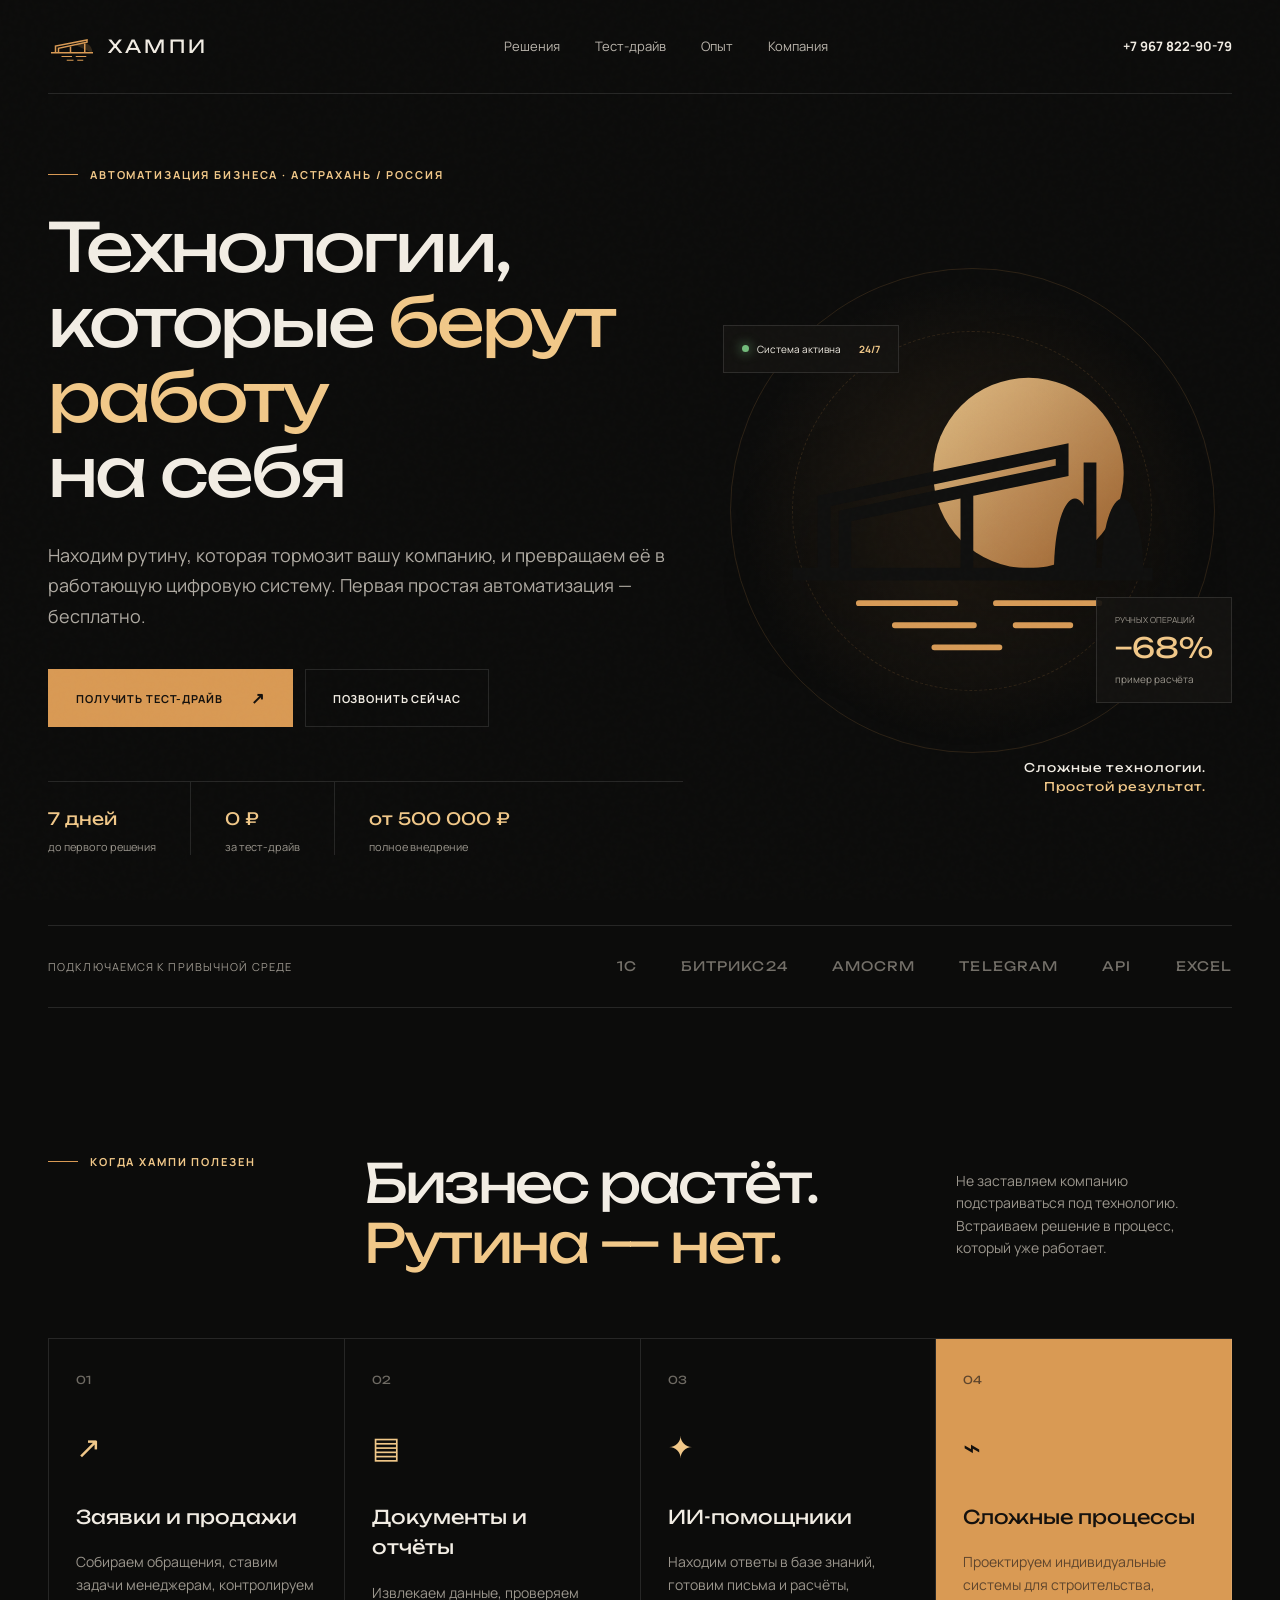
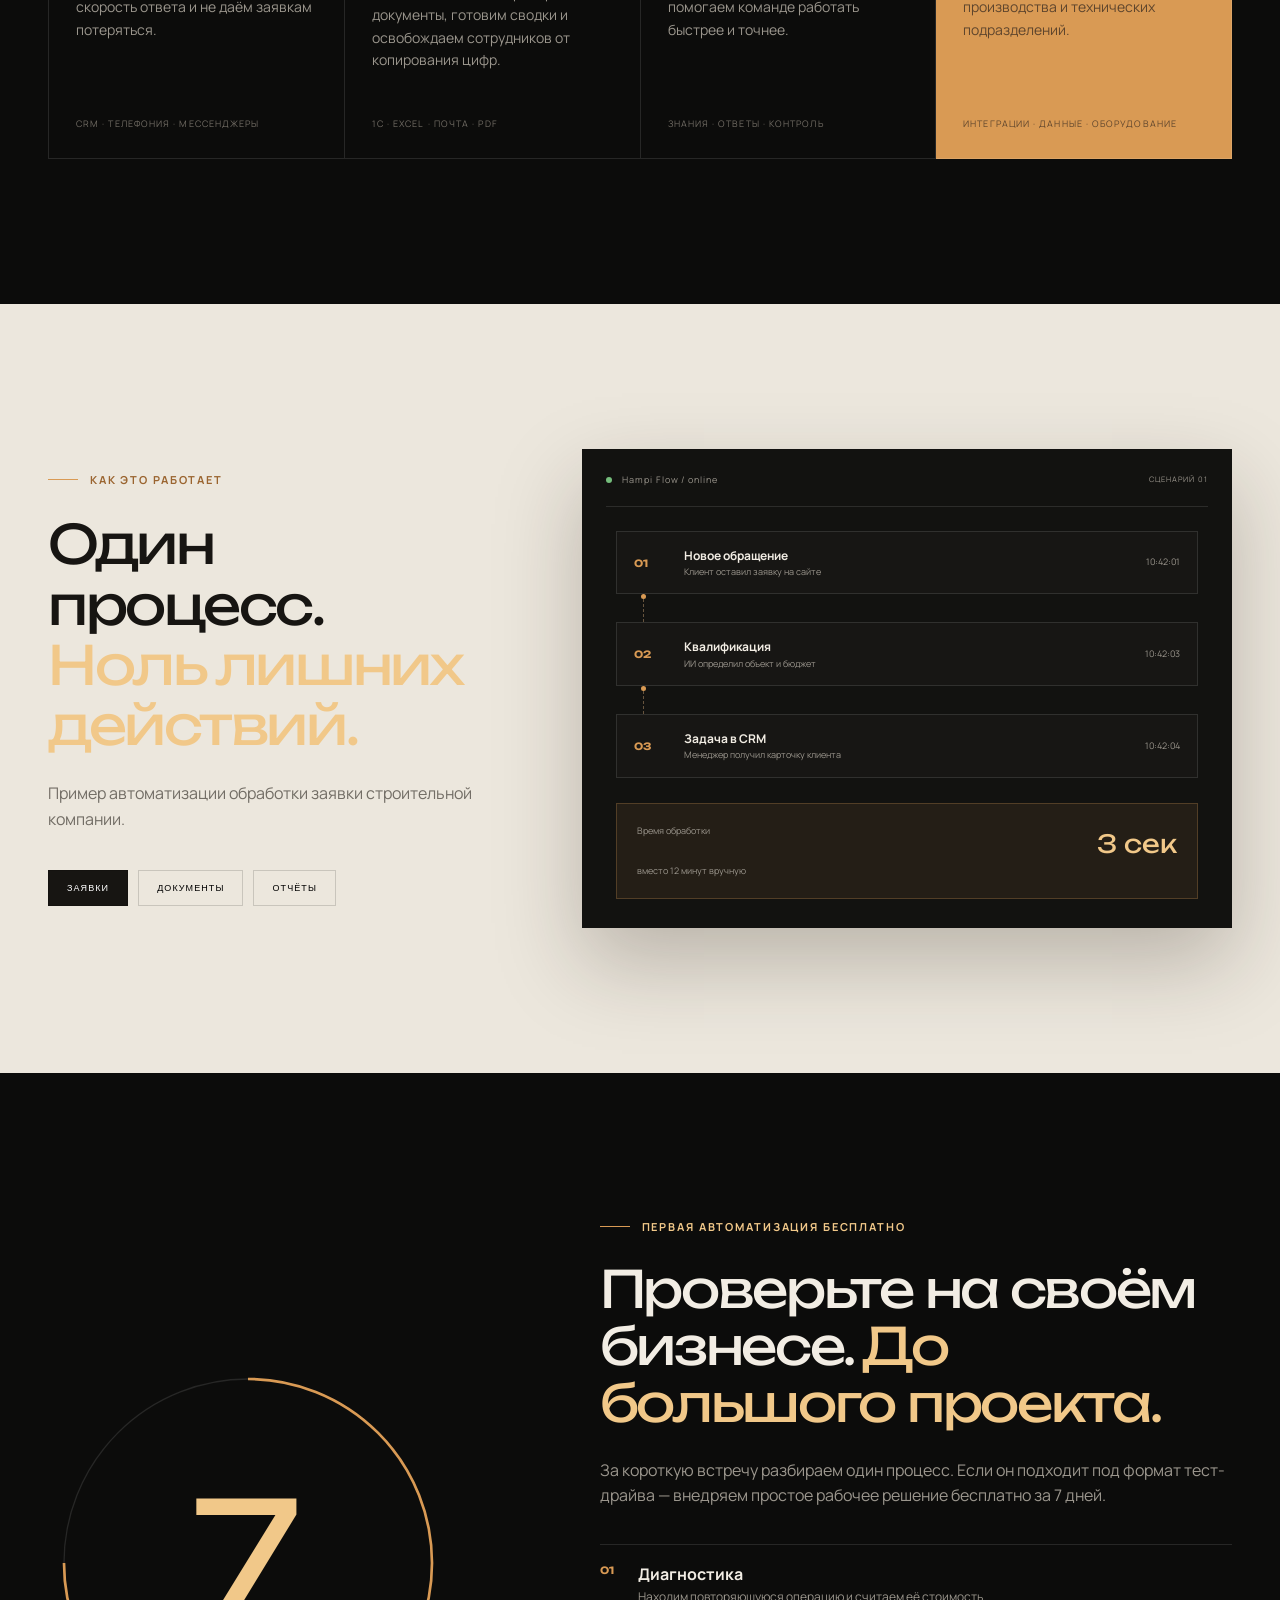
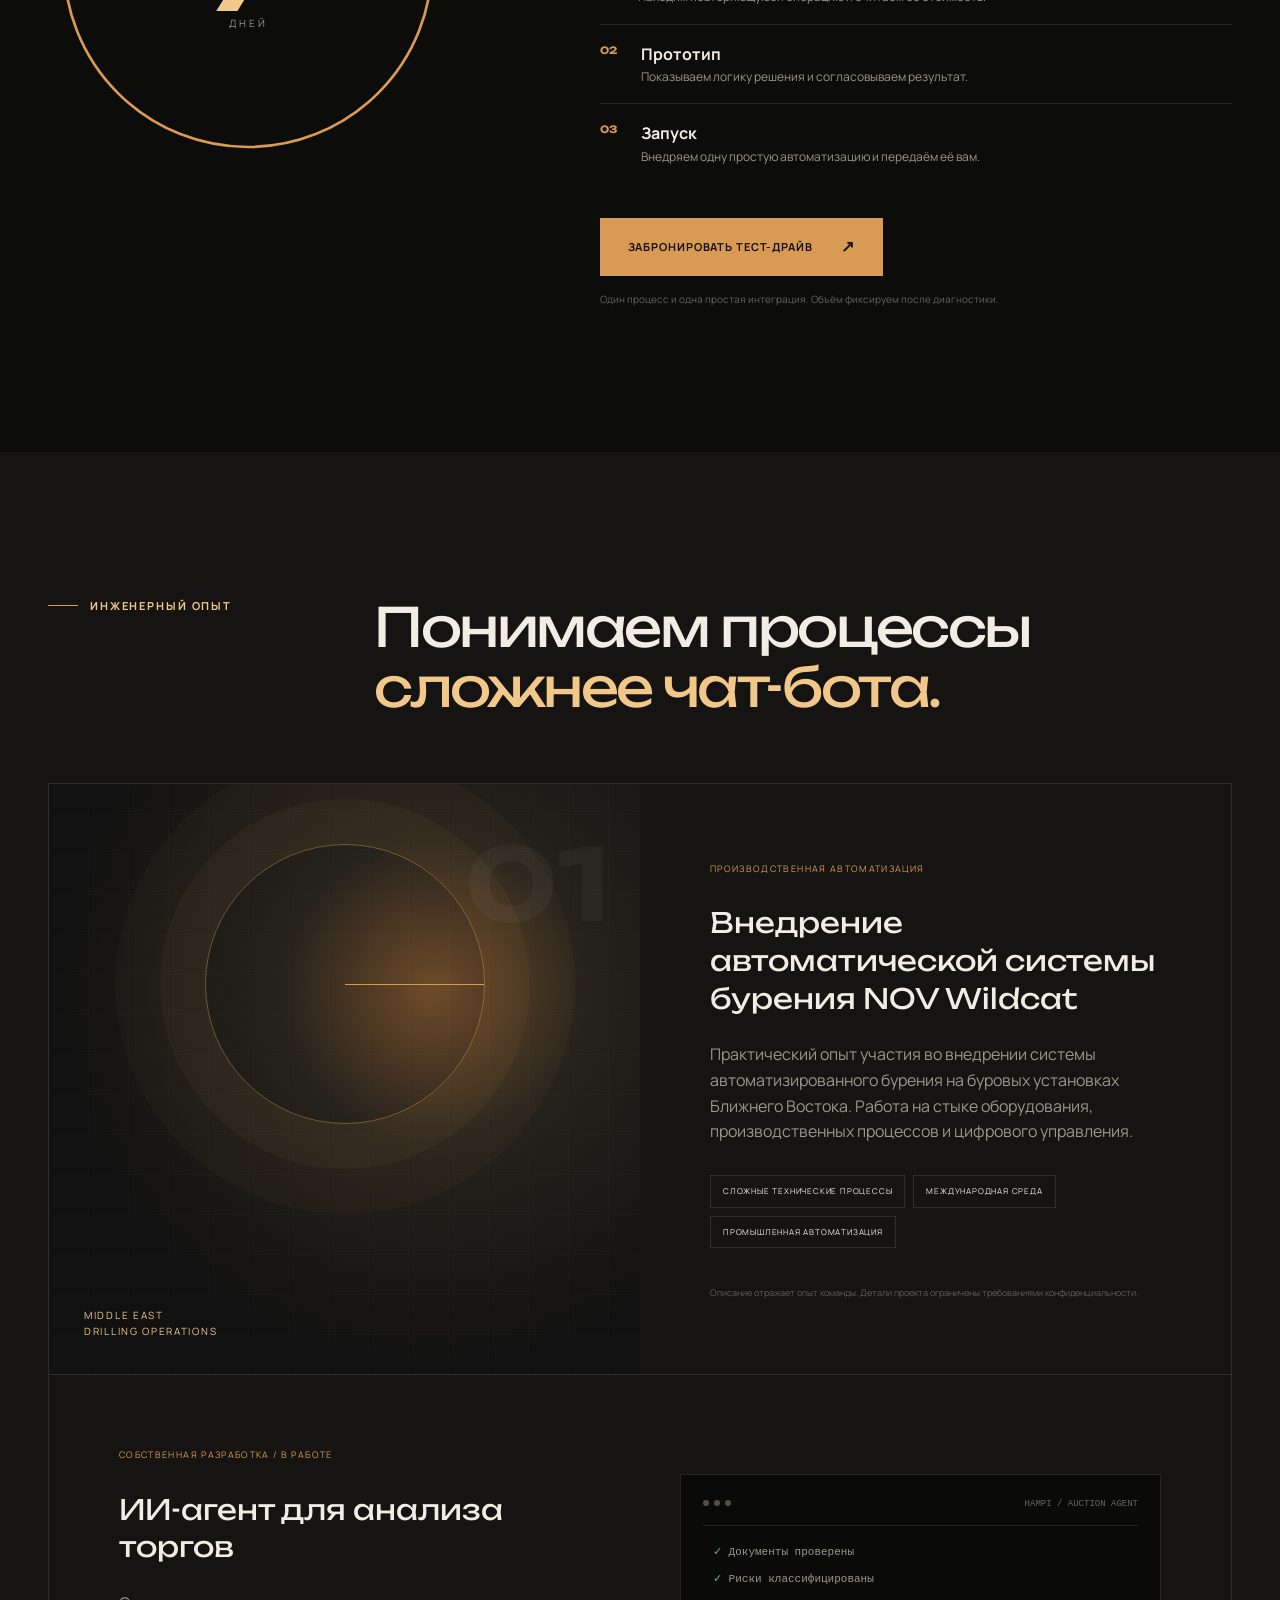
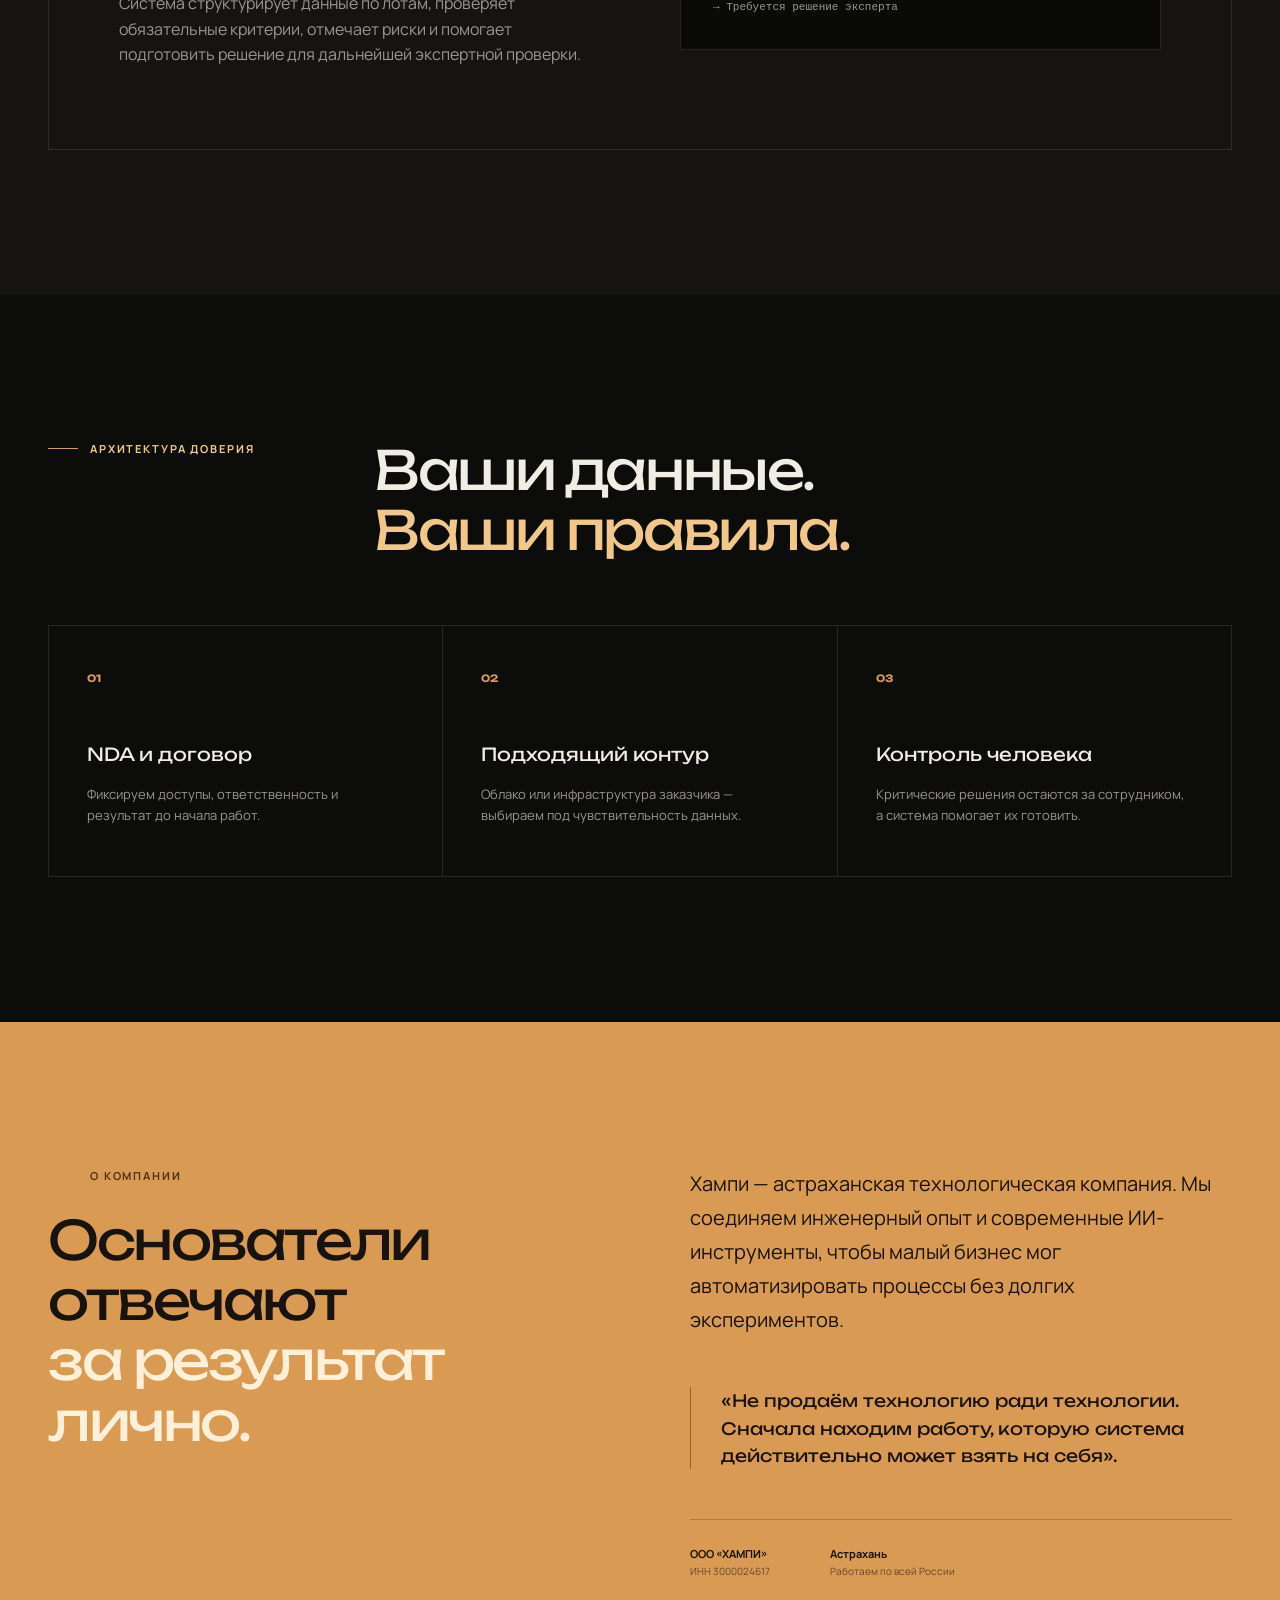
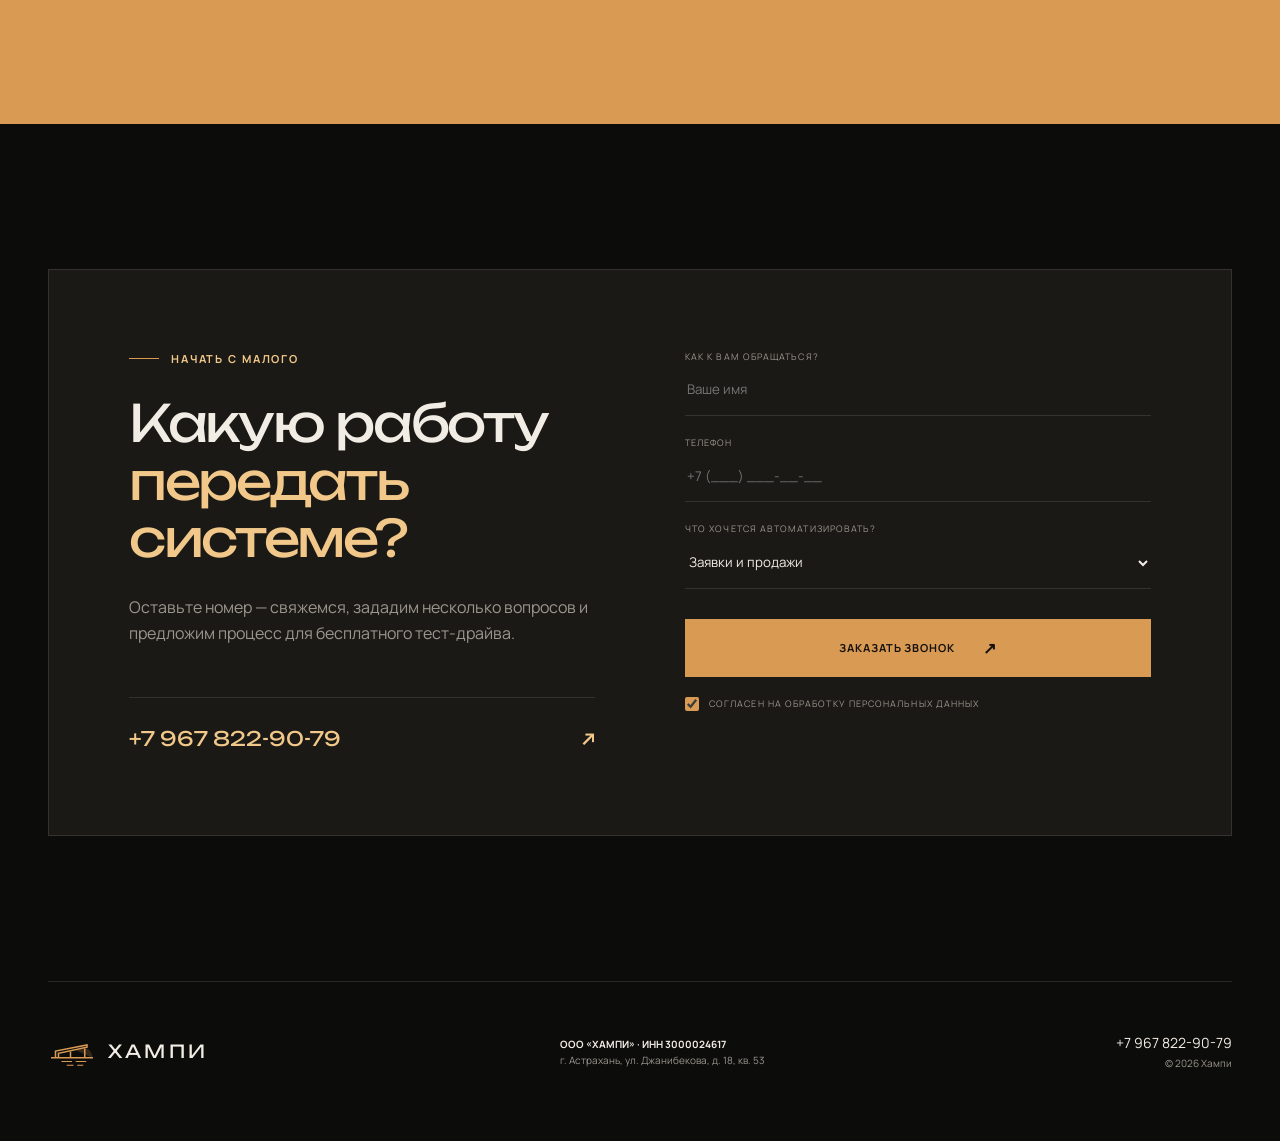
<file: index.html>
<!doctype html>
<html lang="ru">
<head>
  <meta charset="UTF-8" />
  <meta name="viewport" content="width=device-width, initial-scale=1.0" />
  <meta name="description" content="Хампи автоматизирует рутинные процессы малого бизнеса. Первая автоматизация бесплатно за 7 дней." />
  <meta name="theme-color" content="#0c0c0b" />
  <meta property="og:title" content="Хампи — технологии, которые берут работу на себя" />
  <meta property="og:description" content="Первая автоматизация вашего бизнеса бесплатно за 7 дней." />
  <meta property="og:type" content="website" />
  <title>Хампи — технологии, которые берут работу на себя</title>
  <link rel="preconnect" href="https://fonts.googleapis.com">
  <link rel="preconnect" href="https://fonts.gstatic.com" crossorigin>
  <link href="https://fonts.googleapis.com/css2?family=Manrope:wght@400;500;600;700&family=Unbounded:wght@400;500;600&display=swap" rel="stylesheet">
  <link rel="stylesheet" href="styles.css" />
</head>
<body>
  <div class="noise"></div>
  <header class="nav shell">
    <a class="brand" href="#top" aria-label="Хампи — на главную">
      <svg class="brand-mark" viewBox="0 0 64 42" aria-hidden="true">
        <path d="M4 29h56M10 29V20l42-8v3L14 23v6m16 0V19m19 10V17" />
        <path class="sun" d="M37 19a13 13 0 0 1 22 10" />
        <path class="water" d="M18 34h14m5 0h14M25 39h9m5 0h8" />
      </svg>
      <span>ХАМПИ</span>
    </a>
    <nav aria-label="Основная навигация">
      <a href="#solutions">Решения</a>
      <a href="#testdrive">Тест-драйв</a>
      <a href="#experience">Опыт</a>
      <a href="#company">Компания</a>
    </nav>
    <a class="phone" href="tel:+79678229079">+7 967 822-90-79</a>
    <button class="menu" aria-label="Открыть меню"><span></span><span></span></button>
  </header>

  <main id="top">
    <section class="hero shell">
      <div class="hero-copy reveal">
        <p class="eyebrow"><span></span> Автоматизация бизнеса · Астрахань / Россия</p>
        <h1>Технологии,<br>которые <em>берут работу</em><br>на себя</h1>
        <p class="lead">Находим рутину, которая тормозит вашу компанию, и превращаем её в работающую цифровую систему. Первая простая автоматизация — бесплатно.</p>
        <div class="hero-actions">
          <a class="btn primary" href="#request">Получить тест-драйв <span>↗</span></a>
          <a class="btn ghost" href="tel:+79678229079">Позвонить сейчас</a>
        </div>
        <div class="hero-facts">
          <div><strong>7 дней</strong><span>до первого решения</span></div>
          <div><strong>0 ₽</strong><span>за тест-драйв</span></div>
          <div><strong>от 500 000 ₽</strong><span>полное внедрение</span></div>
        </div>
      </div>

      <div class="hero-visual reveal delay">
        <div class="orbital">
          <div class="halo h1"></div><div class="halo h2"></div>
          <svg class="rig" viewBox="0 0 380 300" aria-label="Цифровой знак Хампи">
            <defs><linearGradient id="gold" x1="0" y1="0" x2="1" y2="1"><stop stop-color="#f6cf91"/><stop offset="1" stop-color="#a9672f"/></linearGradient></defs>
            <circle cx="238" cy="118" r="82" fill="url(#gold)" opacity=".9"/>
            <path d="M35 205h310M62 205v-63l205-43v17L80 155v50m105 0v-75m106 75v-96" fill="none" stroke="#10100f" stroke-width="11" stroke-linejoin="miter"/>
            <path d="M260 205c0-42 9-65 18-65s18 23 18 65M301 205c0-42 9-65 18-65s18 23 18 65" fill="#10100f"/>
            <path d="M92 230h83m35 0h89M123 249h68m36 0h47M157 268h56" fill="none" stroke="#d79b57" stroke-width="5" stroke-linecap="round"/>
          </svg>
          <div class="status-card card-a"><i></i><span>Система активна</span><b>24/7</b></div>
          <div class="status-card card-b"><small>РУЧНЫХ ОПЕРАЦИЙ</small><b>−68%</b><span>пример расчёта</span></div>
        </div>
        <p class="visual-note">Сложные технологии.<br><span>Простой результат.</span></p>
      </div>
    </section>

    <section class="trust shell reveal">
      <span>Подключаемся к привычной среде</span>
      <div class="trust-list"><b>1С</b><b>Битрикс24</b><b>amoCRM</b><b>Telegram</b><b>API</b><b>Excel</b></div>
    </section>

    <section class="problem shell section" id="solutions">
      <div class="section-head reveal">
        <p class="eyebrow"><span></span> Когда Хампи полезен</p>
        <h2>Бизнес растёт.<br><em>Рутина — нет.</em></h2>
        <p>Не заставляем компанию подстраиваться под технологию. Встраиваем решение в процесс, который уже работает.</p>
      </div>
      <div class="problem-grid">
        <article class="problem-card reveal"><span>01</span><div class="icon">↗</div><h3>Заявки и продажи</h3><p>Собираем обращения, ставим задачи менеджерам, контролируем скорость ответа и не даём заявкам потеряться.</p><small>CRM · телефония · мессенджеры</small></article>
        <article class="problem-card reveal"><span>02</span><div class="icon">▤</div><h3>Документы и отчёты</h3><p>Извлекаем данные, проверяем документы, готовим сводки и освобождаем сотрудников от копирования цифр.</p><small>1С · Excel · почта · PDF</small></article>
        <article class="problem-card reveal"><span>03</span><div class="icon">✦</div><h3>ИИ-помощники</h3><p>Находим ответы в базе знаний, готовим письма и расчёты, помогаем команде работать быстрее и точнее.</p><small>знания · ответы · контроль</small></article>
        <article class="problem-card featured reveal"><span>04</span><div class="icon">⌁</div><h3>Сложные процессы</h3><p>Проектируем индивидуальные системы для строительства, производства и технических подразделений.</p><small>интеграции · данные · оборудование</small></article>
      </div>
    </section>

    <section class="demo section" id="demo">
      <div class="shell demo-layout">
        <div class="section-head reveal">
          <p class="eyebrow"><span></span> Как это работает</p>
          <h2>Один процесс.<br><em>Ноль лишних действий.</em></h2>
          <p>Пример автоматизации обработки заявки строительной компании.</p>
          <div class="demo-tabs" role="tablist">
            <button class="active" data-flow="sales">Заявки</button>
            <button data-flow="docs">Документы</button>
            <button data-flow="reports">Отчёты</button>
          </div>
        </div>
        <div class="flow-panel reveal">
          <div class="flow-top"><span><i></i> Hampi Flow / online</span><small>СЦЕНАРИЙ 01</small></div>
          <div class="flow" id="flow">
            <div class="flow-item active"><b>01</b><div><strong>Новое обращение</strong><span>Клиент оставил заявку на сайте</span></div><time>10:42:01</time></div>
            <div class="connector"><i></i></div>
            <div class="flow-item"><b>02</b><div><strong>Квалификация</strong><span>ИИ определил объект и бюджет</span></div><time>10:42:03</time></div>
            <div class="connector"><i></i></div>
            <div class="flow-item"><b>03</b><div><strong>Задача в CRM</strong><span>Менеджер получил карточку клиента</span></div><time>10:42:04</time></div>
            <div class="flow-result"><span>Время обработки</span><strong>3 сек</strong><small>вместо 12 минут вручную</small></div>
          </div>
        </div>
      </div>
    </section>

    <section class="testdrive shell section" id="testdrive">
      <div class="test-visual reveal">
        <div class="seven">7</div><span>дней</span>
        <svg viewBox="0 0 300 300"><circle cx="150" cy="150" r="138"/><circle class="progress" cx="150" cy="150" r="138"/></svg>
      </div>
      <div class="test-copy reveal">
        <p class="eyebrow"><span></span> Первая автоматизация бесплатно</p>
        <h2>Проверьте на своём бизнесе. <em>До большого проекта.</em></h2>
        <p>За короткую встречу разбираем один процесс. Если он подходит под формат тест-драйва — внедряем простое рабочее решение бесплатно за 7 дней.</p>
        <ol>
          <li><b>01</b><div><strong>Диагностика</strong><span>Находим повторяющуюся операцию и считаем её стоимость.</span></div></li>
          <li><b>02</b><div><strong>Прототип</strong><span>Показываем логику решения и согласовываем результат.</span></div></li>
          <li><b>03</b><div><strong>Запуск</strong><span>Внедряем одну простую автоматизацию и передаём её вам.</span></div></li>
        </ol>
        <a class="btn primary" href="#request">Забронировать тест-драйв <span>↗</span></a>
        <small class="fine">Один процесс и одна простая интеграция. Объём фиксируем после диагностики.</small>
      </div>
    </section>

    <section class="experience section" id="experience">
      <div class="shell">
        <div class="section-head reveal">
          <p class="eyebrow"><span></span> Инженерный опыт</p>
          <h2>Понимаем процессы<br><em>сложнее чат-бота.</em></h2>
        </div>
        <article class="case reveal">
          <div class="case-image"><div class="radar"></div><span>Middle East<br>Drilling Operations</span><b>01</b></div>
          <div class="case-copy">
            <span class="case-label">ПРОИЗВОДСТВЕННАЯ АВТОМАТИЗАЦИЯ</span>
            <h3>Внедрение автоматической системы бурения NOV Wildcat</h3>
            <p>Практический опыт участия во внедрении системы автоматизированного бурения на буровых установках Ближнего Востока. Работа на стыке оборудования, производственных процессов и цифрового управления.</p>
            <div class="case-points"><span>Сложные технические процессы</span><span>Международная среда</span><span>Промышленная автоматизация</span></div>
            <small>Описание отражает опыт команды. Детали проекта ограничены требованиями конфиденциальности.</small>
          </div>
        </article>
        <article class="product reveal">
          <div><span class="case-label">СОБСТВЕННАЯ РАЗРАБОТКА / В РАБОТЕ</span><h3>ИИ-агент для анализа торгов</h3><p>Система структурирует данные по лотам, проверяет обязательные критерии, отмечает риски и помогает подготовить решение для дальнейшей экспертной проверки.</p></div>
          <div class="terminal"><div><i></i><i></i><i></i><span>HAMPI / AUCTION AGENT</span></div><p><span>✓</span> Документы проверены</p><p><span>✓</span> Риски классифицированы</p><p class="pending"><span>→</span> Требуется решение эксперта</p></div>
        </article>
      </div>
    </section>

    <section class="security shell section">
      <div class="section-head reveal"><p class="eyebrow"><span></span> Архитектура доверия</p><h2>Ваши данные.<br><em>Ваши правила.</em></h2></div>
      <div class="security-grid reveal">
        <div><b>01</b><h3>NDA и договор</h3><p>Фиксируем доступы, ответственность и результат до начала работ.</p></div>
        <div><b>02</b><h3>Подходящий контур</h3><p>Облако или инфраструктура заказчика — выбираем под чувствительность данных.</p></div>
        <div><b>03</b><h3>Контроль человека</h3><p>Критические решения остаются за сотрудником, а система помогает их готовить.</p></div>
      </div>
    </section>

    <section class="company section" id="company">
      <div class="shell company-layout">
        <div class="section-head reveal"><p class="eyebrow"><span></span> О компании</p><h2>Основатели отвечают<br><em>за результат лично.</em></h2></div>
        <div class="company-copy reveal">
          <p>Хампи — астраханская технологическая компания. Мы соединяем инженерный опыт и современные ИИ-инструменты, чтобы малый бизнес мог автоматизировать процессы без долгих экспериментов.</p>
          <blockquote>«Не продаём технологию ради технологии. Сначала находим работу, которую система действительно может взять на себя».</blockquote>
          <div class="company-meta"><div><strong>ООО «ХАМПИ»</strong><span>ИНН 3000024617</span></div><div><strong>Астрахань</strong><span>Работаем по всей России</span></div></div>
        </div>
      </div>
    </section>

    <section class="request shell section" id="request">
      <div class="request-card">
        <div class="request-copy reveal">
          <p class="eyebrow"><span></span> Начать с малого</p>
          <h2>Какую работу<br><em>передать системе?</em></h2>
          <p>Оставьте номер — свяжемся, зададим несколько вопросов и предложим процесс для бесплатного тест-драйва.</p>
          <a class="big-phone" href="tel:+79678229079">+7 967 822-90-79 <span>↗</span></a>
        </div>
        <form class="request-form reveal" id="leadForm">
          <input name="website" type="text" tabindex="-1" autocomplete="off" aria-hidden="true" style="position:absolute;left:-9999px">
          <label>Как к вам обращаться?<input required name="name" placeholder="Ваше имя"></label>
          <label>Телефон<input required name="phone" type="tel" placeholder="+7 (___) ___-__-__"></label>
          <label>Что хочется автоматизировать?<select name="task"><option>Заявки и продажи</option><option>Документы и отчёты</option><option>Процесс в строительстве</option><option>Другое / пока не знаю</option></select></label>
          <button class="btn primary" type="submit">Заказать звонок <span>↗</span></button>
          <label class="consent"><input required type="checkbox" checked><span>Согласен на обработку персональных данных</span></label>
          <div class="form-success" aria-live="polite"><b>Заявка отправлена</b><span>Мы получили её в Telegram и скоро позвоним.</span></div>
        </form>
      </div>
    </section>
  </main>

  <footer class="footer shell">
    <a class="brand" href="#top"><svg class="brand-mark" viewBox="0 0 64 42"><path d="M4 29h56M10 29V20l42-8v3L14 23v6m16 0V19m19 10V17"/><path class="sun" d="M37 19a13 13 0 0 1 22 10"/><path class="water" d="M18 34h14m5 0h14M25 39h9m5 0h8"/></svg><span>ХАМПИ</span></a>
    <div class="legal"><b>ООО «ХАМПИ» · ИНН 3000024617</b><span>г. Астрахань, ул. Джанибекова, д. 18, кв. 53</span></div>
    <div class="footer-contact"><a href="tel:+79678229079">+7 967 822-90-79</a><span>© 2026 Хампи</span></div>
  </footer>
  <a class="mobile-call" href="tel:+79678229079"><span>Позвонить</span><b>+7 967 822-90-79</b></a>
  <script src="script.js"></script>
</body>
</html>
</file>
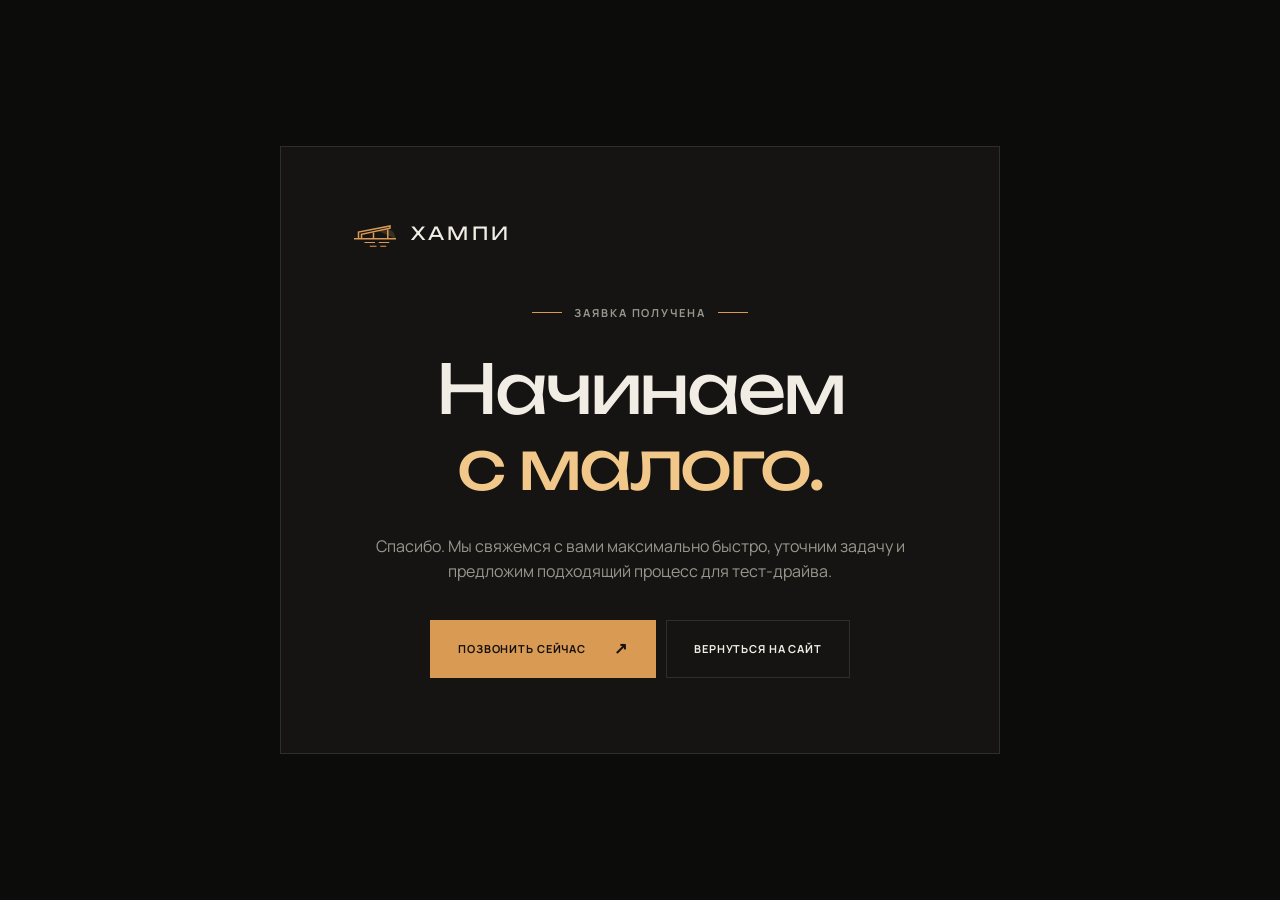
<file: thank-you.html>
<!doctype html><html lang="ru"><head><meta charset="UTF-8"><meta name="viewport" content="width=device-width,initial-scale=1"><meta name="theme-color" content="#0c0c0b"><title>Заявка принята — Хампи</title><link rel="preconnect" href="https://fonts.googleapis.com"><link rel="preconnect" href="https://fonts.gstatic.com" crossorigin><link href="https://fonts.googleapis.com/css2?family=Manrope:wght@400;600;700&family=Unbounded:wght@400;500&display=swap" rel="stylesheet"><link rel="stylesheet" href="styles.css"></head><body><main class="thanks"><div class="thanks-card"><a class="brand" href="/"><svg class="brand-mark" viewBox="0 0 64 42"><path d="M4 29h56M10 29V20l42-8v3L14 23v6m16 0V19m19 10V17"/><path class="sun" d="M37 19a13 13 0 0 1 22 10"/><path class="water" d="M18 34h14m5 0h14M25 39h9m5 0h8"/></svg><span>ХАМПИ</span></a><p class="eyebrow" style="justify-content:center;margin-top:55px"><span></span> Заявка получена <span></span></p><h1>Начинаем<br><em>с малого.</em></h1><p>Спасибо. Мы свяжемся с вами максимально быстро, уточним задачу и предложим подходящий процесс для тест-драйва.</p><a class="btn primary" href="tel:+79678229079">Позвонить сейчас <span>↗</span></a><a class="btn ghost" href="/">Вернуться на сайт</a></div></main></body></html>
</file>
<file: styles.css>
:root{--bg:#0c0c0b;--panel:#151412;--panel2:#1b1916;--ink:#f2ede4;--muted:#9b968d;--gold:#d99a54;--light:#f1c889;--line:rgba(255,255,255,.11);--font:'Manrope',sans-serif;--display:'Unbounded',sans-serif}
*{box-sizing:border-box}html{scroll-behavior:smooth}body{margin:0;background:var(--bg);color:var(--ink);font-family:var(--font);font-size:16px;line-height:1.6;overflow-x:hidden}.noise{position:fixed;inset:0;pointer-events:none;z-index:10;opacity:.022;background-image:url("data:image/svg+xml,%3Csvg viewBox='0 0 180 180' xmlns='http://www.w3.org/2000/svg'%3E%3Cfilter id='n'%3E%3CfeTurbulence type='fractalNoise' baseFrequency='.9' numOctaves='3' stitchTiles='stitch'/%3E%3C/filter%3E%3Crect width='100%25' height='100%25' filter='url(%23n)' opacity='.7'/%3E%3C/svg%3E")}.shell{width:min(1280px,calc(100% - 96px));margin:auto}.nav{height:94px;display:flex;align-items:center;gap:48px;border-bottom:1px solid var(--line);position:relative;z-index:5}.brand{display:flex;align-items:center;gap:12px;color:var(--ink);text-decoration:none;font-family:var(--display);font-size:18px;letter-spacing:.18em}.brand-mark{width:48px;height:auto;stroke:var(--gold);fill:none;stroke-width:2}.brand-mark .sun{fill:rgba(217,154,84,.2);stroke:none}.brand-mark .water{stroke-width:1.4}.nav nav{display:flex;gap:35px;margin:auto}.nav nav a,.phone{color:#bab5ac;text-decoration:none;font-size:13px;transition:.2s}.nav nav a:hover,.phone:hover{color:var(--light)}.phone{font-weight:700;color:var(--ink)}.menu{display:none;background:none;border:0}.hero{min-height:calc(100vh - 94px);display:grid;grid-template-columns:1.1fr .9fr;align-items:center;gap:30px;padding-top:72px;padding-bottom:70px}.eyebrow{text-transform:uppercase;letter-spacing:.17em;font-size:11px;color:var(--light);font-weight:700;display:flex;align-items:center;gap:12px}.eyebrow span{display:block;width:30px;height:1px;background:var(--gold)}h1,h2,h3,p{margin-top:0}h1,h2{font-family:var(--display);font-weight:400;line-height:1.12;letter-spacing:-.045em}h1{font-size:clamp(45px,5.25vw,78px);margin:25px 0 30px}h1 em,h2 em{font-style:normal;color:var(--light)}.lead{max-width:650px;font-size:18px;color:#afaaa2;line-height:1.7}.hero-actions{display:flex;gap:12px;margin:38px 0 54px}.btn{height:58px;display:inline-flex;align-items:center;justify-content:center;gap:28px;padding:0 27px;border:1px solid var(--line);text-decoration:none;color:var(--ink);text-transform:uppercase;letter-spacing:.08em;font-size:11px;font-weight:700;cursor:pointer;font-family:var(--font);transition:.25s}.btn.primary{background:var(--gold);border-color:var(--gold);color:#15110d}.btn.primary:hover{background:var(--light);transform:translateY(-2px)}.btn.ghost:hover{border-color:var(--gold)}.btn span{font-size:16px}.hero-facts{display:flex;gap:0;border-top:1px solid var(--line);max-width:700px}.hero-facts div{padding:23px 34px 0 0;margin-right:34px;border-right:1px solid var(--line)}.hero-facts div:last-child{border:0}.hero-facts strong,.hero-facts span{display:block}.hero-facts strong{font-family:var(--display);font-weight:400;color:var(--light);font-size:17px}.hero-facts span{font-size:11px;color:var(--muted);margin-top:5px}.hero-visual{position:relative;height:620px}.orbital{position:absolute;inset:0;display:flex;align-items:center;justify-content:center;background:radial-gradient(circle,rgba(217,154,84,.13),transparent 57%)}.halo{position:absolute;border:1px solid rgba(217,154,84,.15);border-radius:50%}.halo.h1{width:485px;height:485px}.halo.h2{width:360px;height:360px;border-style:dashed;animation:spin 40s linear infinite}.rig{width:85%;position:relative;z-index:1;filter:drop-shadow(0 20px 40px rgba(0,0,0,.4))}.status-card{position:absolute;background:rgba(21,20,18,.88);backdrop-filter:blur(14px);border:1px solid var(--line);padding:15px 18px;font-size:10px;z-index:2}.card-a{top:20%;left:2%;display:flex;align-items:center;gap:8px}.card-a i{width:7px;height:7px;background:#72bc7b;border-radius:50%;box-shadow:0 0 12px #72bc7b}.card-a b{color:var(--light);margin-left:10px}.card-b{right:0;bottom:19%;display:grid}.card-b b{font-family:var(--display);font-size:28px;color:var(--light);font-weight:400}.card-b span,.card-b small{color:var(--muted)}.visual-note{position:absolute;right:5%;bottom:2%;font-family:var(--display);font-size:12px;letter-spacing:.08em;text-align:right}.visual-note span{color:var(--light)}@keyframes spin{to{transform:rotate(360deg)}}.trust{border-top:1px solid var(--line);border-bottom:1px solid var(--line);padding:30px 0;display:flex;align-items:center;justify-content:space-between;color:var(--muted);font-size:11px;text-transform:uppercase;letter-spacing:.1em}.trust-list{display:flex;gap:44px;align-items:center}.trust-list b{font-family:var(--display);font-weight:400;color:#747069;font-size:13px}.section{padding-top:145px;padding-bottom:145px}.section-head{display:grid;grid-template-columns:1fr 2fr 1fr;gap:40px;align-items:end;margin-bottom:65px}.section-head .eyebrow{align-self:start}.section-head h2{font-size:clamp(38px,4.2vw,64px);margin:0}.section-head>p:last-child{color:var(--muted);font-size:14px}.problem-grid{display:grid;grid-template-columns:repeat(4,1fr);border-top:1px solid var(--line);border-left:1px solid var(--line)}.problem-card{min-height:420px;padding:27px;border-right:1px solid var(--line);border-bottom:1px solid var(--line);position:relative;transition:.3s}.problem-card:hover{background:var(--panel)}.problem-card>span{color:#6f6b64;font-family:var(--display);font-size:11px}.problem-card .icon{height:110px;display:flex;align-items:center;color:var(--light);font-size:30px}.problem-card h3{font-family:var(--display);font-weight:400;font-size:19px}.problem-card p{font-size:14px;color:var(--muted)}.problem-card small{position:absolute;bottom:27px;left:27px;text-transform:uppercase;color:#726d65;font-size:9px;letter-spacing:.12em}.problem-card.featured{background:var(--gold);color:#14110e}.problem-card.featured p,.problem-card.featured small,.problem-card.featured>span{color:#5e452d}.problem-card.featured .icon{color:#14110e}.demo{background:#ece7dd;color:#171512}.demo .eyebrow{color:#9a642f}.demo-layout{display:grid;grid-template-columns:.8fr 1.2fr;gap:100px;align-items:center}.demo .section-head{display:block;margin:0}.demo .section-head h2{margin:26px 0}.demo .section-head>p:last-of-type{color:#726d65}.demo-tabs{display:flex;gap:10px;margin-top:38px}.demo-tabs button{background:transparent;border:1px solid rgba(0,0,0,.15);padding:12px 18px;text-transform:uppercase;font-size:9px;letter-spacing:.12em;cursor:pointer}.demo-tabs button.active{background:#171512;color:#fff}.flow-panel{background:#121210;color:var(--ink);padding:24px;box-shadow:0 35px 80px rgba(39,29,18,.25)}.flow-top{display:flex;justify-content:space-between;font-size:9px;color:var(--muted);letter-spacing:.1em;border-bottom:1px solid var(--line);padding-bottom:18px}.flow-top i{display:inline-block;width:6px;height:6px;background:#75bd7c;border-radius:50%;margin-right:8px}.flow{padding:24px 10px 5px}.flow-item{display:grid;grid-template-columns:35px 1fr auto;gap:15px;align-items:center;border:1px solid var(--line);padding:14px 17px;background:#171614}.flow-item b{font-family:var(--display);font-size:10px;color:var(--gold)}.flow-item strong,.flow-item span{display:block}.flow-item strong{font-size:12px}.flow-item span,time{font-size:9px;color:var(--muted)}.connector{height:28px;margin-left:27px;border-left:1px dashed #67543e;position:relative}.connector i{position:absolute;width:5px;height:5px;background:var(--gold);border-radius:50%;left:-3px;animation:down 2s linear infinite}@keyframes down{from{top:0}to{top:25px}}.flow-result{margin-top:25px;padding:20px;background:rgba(217,154,84,.09);border:1px solid rgba(217,154,84,.25);display:grid;grid-template-columns:1fr auto}.flow-result span,.flow-result small{font-size:9px;color:var(--muted)}.flow-result strong{font-family:var(--display);font-size:25px;color:var(--light);font-weight:400}.flow-result small{grid-column:1/3}.testdrive{display:grid;grid-template-columns:.8fr 1.2fr;align-items:center;gap:130px}.test-visual{width:400px;height:400px;position:relative;display:grid;place-content:center;text-align:center}.test-visual svg{position:absolute;inset:0;transform:rotate(-90deg);fill:none;stroke:var(--line);stroke-width:1}.test-visual svg .progress{stroke:var(--gold);stroke-width:2;stroke-dasharray:650 900}.seven{font-family:var(--display);font-size:150px;line-height:.8;color:var(--light)}.test-visual>span{text-transform:uppercase;letter-spacing:.3em;color:var(--muted);font-size:10px}.test-copy h2{font-size:clamp(36px,4vw,60px);margin:25px 0}.test-copy>p:not(.eyebrow){color:var(--muted);max-width:680px}.test-copy ol{list-style:none;padding:0;margin:35px 0}.test-copy li{display:flex;gap:24px;padding:17px 0;border-top:1px solid var(--line)}.test-copy li>b{color:var(--gold);font-family:var(--display);font-size:10px}.test-copy li strong,.test-copy li span{display:block}.test-copy li span{font-size:12px;color:var(--muted)}.test-copy .fine{display:block;color:#68645e;font-size:10px;margin-top:15px}.experience{background:var(--panel)}.experience .section-head{grid-template-columns:1fr 3fr}.case{display:grid;grid-template-columns:1fr 1fr;min-height:520px;border:1px solid var(--line)}.case-image{position:relative;overflow:hidden;display:flex;align-items:end;padding:35px;background:radial-gradient(circle at 65% 35%,#6e4b29 0,#26221c 28%,#111 70%)}.case-image:before{content:"";position:absolute;inset:0;background:repeating-linear-gradient(90deg,transparent 0,transparent 39px,rgba(255,255,255,.03) 40px),repeating-linear-gradient(0deg,transparent 0,transparent 39px,rgba(255,255,255,.03) 40px)}.case-image span{position:relative;text-transform:uppercase;letter-spacing:.17em;font-size:10px;color:var(--light)}.case-image>b{position:absolute;right:30px;top:20px;font-family:var(--display);font-size:100px;color:rgba(255,255,255,.04)}.radar{position:absolute;width:280px;height:280px;border:1px solid rgba(217,154,84,.45);border-radius:50%;top:60px;left:calc(50% - 140px);box-shadow:0 0 0 45px rgba(217,154,84,.05),0 0 0 90px rgba(217,154,84,.03)}.radar:after{content:"";position:absolute;width:50%;height:1px;background:var(--gold);left:50%;top:50%;transform-origin:left;animation:spin 6s linear infinite}.case-copy{padding:70px}.case-label{color:var(--gold);letter-spacing:.15em;font-size:9px}.case-copy h3,.product h3{font-family:var(--display);font-size:28px;line-height:1.35;font-weight:400;margin:25px 0}.case-copy p,.product p{color:var(--muted)}.case-points{display:flex;flex-wrap:wrap;gap:8px;margin:30px 0}.case-points span{border:1px solid var(--line);padding:9px 12px;text-transform:uppercase;font-size:8px;letter-spacing:.1em}.case-copy small{color:#625f5a;font-size:9px}.product{display:grid;grid-template-columns:1fr 1fr;gap:80px;align-items:center;border:1px solid var(--line);border-top:0;padding:65px 70px}.terminal{background:#0a0a09;border:1px solid var(--line);padding:22px;font-family:monospace}.terminal>div{border-bottom:1px solid var(--line);padding-bottom:13px;margin-bottom:18px;color:#6b6760;font-size:9px}.terminal i{display:inline-block;width:6px;height:6px;background:#554f47;border-radius:50%;margin-right:5px}.terminal>div span{float:right}.terminal p{font-size:11px;margin:10px}.terminal p span{color:#79b17d}.terminal p.pending span{color:var(--gold)}.security .section-head{grid-template-columns:1fr 3fr}.security-grid{display:grid;grid-template-columns:repeat(3,1fr);border-top:1px solid var(--line);border-left:1px solid var(--line)}.security-grid div{padding:38px;border-right:1px solid var(--line);border-bottom:1px solid var(--line)}.security-grid b{font-family:var(--display);font-size:10px;color:var(--gold)}.security-grid h3{font-family:var(--display);font-weight:400;font-size:18px;margin:50px 0 15px}.security-grid p{font-size:13px;color:var(--muted)}.company{background:#d99a54;color:#18130e}.company-layout{display:grid;grid-template-columns:1fr 1fr;gap:100px}.company .section-head{display:block;margin:0}.company .eyebrow{color:#50331d}.company h2{margin-top:25px}.company h2 em{color:#fff0da}.company-copy>p{font-size:20px;line-height:1.7}.company blockquote{font-family:var(--display);font-size:17px;line-height:1.6;margin:50px 0;padding-left:30px;border-left:1px solid rgba(0,0,0,.35)}.company-meta{display:flex;gap:60px;border-top:1px solid rgba(0,0,0,.2);padding-top:25px}.company-meta strong,.company-meta span{display:block}.company-meta strong{font-size:11px}.company-meta span{font-size:10px;color:#65462e}.request-card{background:var(--panel2);border:1px solid var(--line);display:grid;grid-template-columns:1fr 1fr;gap:90px;padding:80px}.request-copy h2{font-size:clamp(38px,4vw,58px);margin:28px 0}.request-copy>p:not(.eyebrow){color:var(--muted)}.big-phone{display:inline-flex;justify-content:space-between;width:100%;color:var(--light);font-family:var(--display);text-decoration:none;font-size:20px;border-top:1px solid var(--line);padding-top:25px;margin-top:35px}.request-form{display:flex;flex-direction:column;gap:20px}.request-form label{font-size:9px;text-transform:uppercase;letter-spacing:.12em;color:var(--muted)}.request-form input,.request-form select{display:block;width:100%;height:52px;background:transparent;border:0;border-bottom:1px solid var(--line);color:var(--ink);font-family:var(--font);outline:none}.request-form select option{background:#171614}.request-form input:focus,.request-form select:focus{border-color:var(--gold)}.request-form .btn{width:100%;margin-top:10px}.consent{display:flex;align-items:center;gap:10px}.consent input{width:14px;height:14px;margin:0;accent-color:var(--gold)}.form-success{display:none;border:1px solid rgba(114,188,123,.4);padding:15px}.form-success.show{display:block}.form-success b,.form-success span{display:block}.form-success span{font-size:10px;color:var(--muted)}.footer{border-top:1px solid var(--line);padding:50px 0 70px;display:flex;align-items:center;justify-content:space-between}.legal b,.legal span,.footer-contact a,.footer-contact span{display:block;font-size:10px}.legal span,.footer-contact span{color:var(--muted)}.footer-contact{text-align:right}.footer-contact a{color:var(--ink);text-decoration:none;font-size:14px}.mobile-call{display:none}.reveal{opacity:0;transform:translateY(24px);transition:opacity .8s ease,transform .8s ease}.reveal.visible{opacity:1;transform:none}.delay{transition-delay:.15s}
@media(max-width:1000px){.shell{width:min(100% - 44px,900px)}.nav nav,.nav>.phone{display:none}.menu{display:block;margin-left:auto}.menu span{display:block;width:25px;height:1px;background:#fff;margin:7px}.hero{grid-template-columns:1fr;padding-top:70px}.hero-visual{height:500px}.section-head{grid-template-columns:1fr 2fr}.section-head>p:last-child{display:none}.problem-grid{grid-template-columns:1fr 1fr}.demo-layout,.testdrive,.company-layout{grid-template-columns:1fr;gap:70px}.demo-layout{gap:60px}.test-visual{margin:auto}.case,.product{grid-template-columns:1fr}.request-card{gap:50px;padding:50px}.trust-list{gap:20px}.trust-list b:nth-last-child(-n+2){display:none}}
@media(max-width:640px){body{padding-bottom:66px}.shell{width:calc(100% - 30px)}.nav{height:74px}.brand{font-size:15px}.brand-mark{width:40px}.hero{min-height:auto;padding-top:50px}.hero-copy h1{font-size:39px;line-height:1.18}.lead{font-size:15px}.hero-actions{flex-direction:column;margin-bottom:35px}.hero-facts{display:grid;grid-template-columns:1fr 1fr}.hero-facts div{padding-right:13px;margin-right:13px}.hero-facts div:last-child{grid-column:1/3;border-top:1px solid var(--line);padding-top:14px;margin-top:14px}.hero-visual{height:390px}.halo.h1{width:340px;height:340px}.halo.h2{width:260px;height:260px}.rig{width:110%}.card-a{top:10%}.card-b{bottom:10%}.trust{display:block}.trust>span{display:block;margin-bottom:20px}.trust-list{justify-content:space-between;gap:5px}.trust-list b:nth-last-child(-n+3){display:none}.section{padding-top:95px;padding-bottom:95px}.section-head{display:block}.section-head h2{font-size:37px;margin-top:25px}.problem-grid{grid-template-columns:1fr}.problem-card{min-height:340px}.demo-layout{display:block}.demo .section-head{margin-bottom:45px}.demo-tabs{overflow:auto}.flow-panel{padding:14px}.flow-item{grid-template-columns:25px 1fr}.flow-item time{display:none}.testdrive{display:block}.test-visual{width:280px;height:280px;margin-bottom:60px}.seven{font-size:105px}.test-copy h2{font-size:37px}.case-copy{padding:35px 25px}.case-copy h3,.product h3{font-size:22px}.product{padding:40px 25px;gap:40px}.security .section-head,.experience .section-head{display:block}.security-grid{grid-template-columns:1fr}.company-layout{display:block}.company .section-head{margin-bottom:45px}.company-copy>p{font-size:16px}.company-meta{gap:25px}.request-card{grid-template-columns:1fr;padding:35px 22px}.request-copy h2{font-size:36px}.big-phone{font-size:15px}.footer{display:grid;gap:28px;padding-bottom:40px}.footer-contact{text-align:left}.mobile-call{position:fixed;display:flex;z-index:20;bottom:0;left:0;right:0;height:66px;background:var(--gold);color:#16120e;text-decoration:none;align-items:center;justify-content:space-between;padding:0 20px}.mobile-call span{text-transform:uppercase;font-size:9px;letter-spacing:.15em}.mobile-call b{font-family:var(--display);font-size:12px}}
@media(prefers-reduced-motion:reduce){html{scroll-behavior:auto}.reveal{opacity:1;transform:none;transition:none}.halo.h2,.radar:after,.connector i{animation:none}}
.hidden-field{position:absolute!important;left:-9999px!important}.thanks{min-height:100vh;display:grid;place-items:center;padding:30px}.thanks-card{width:min(720px,100%);border:1px solid var(--line);background:var(--panel);padding:70px;text-align:center}.thanks-card h1{font-size:clamp(38px,6vw,68px)}.thanks-card p{color:var(--muted);max-width:540px;margin:0 auto 30px}.thanks-card .btn{margin:5px}
</file>
